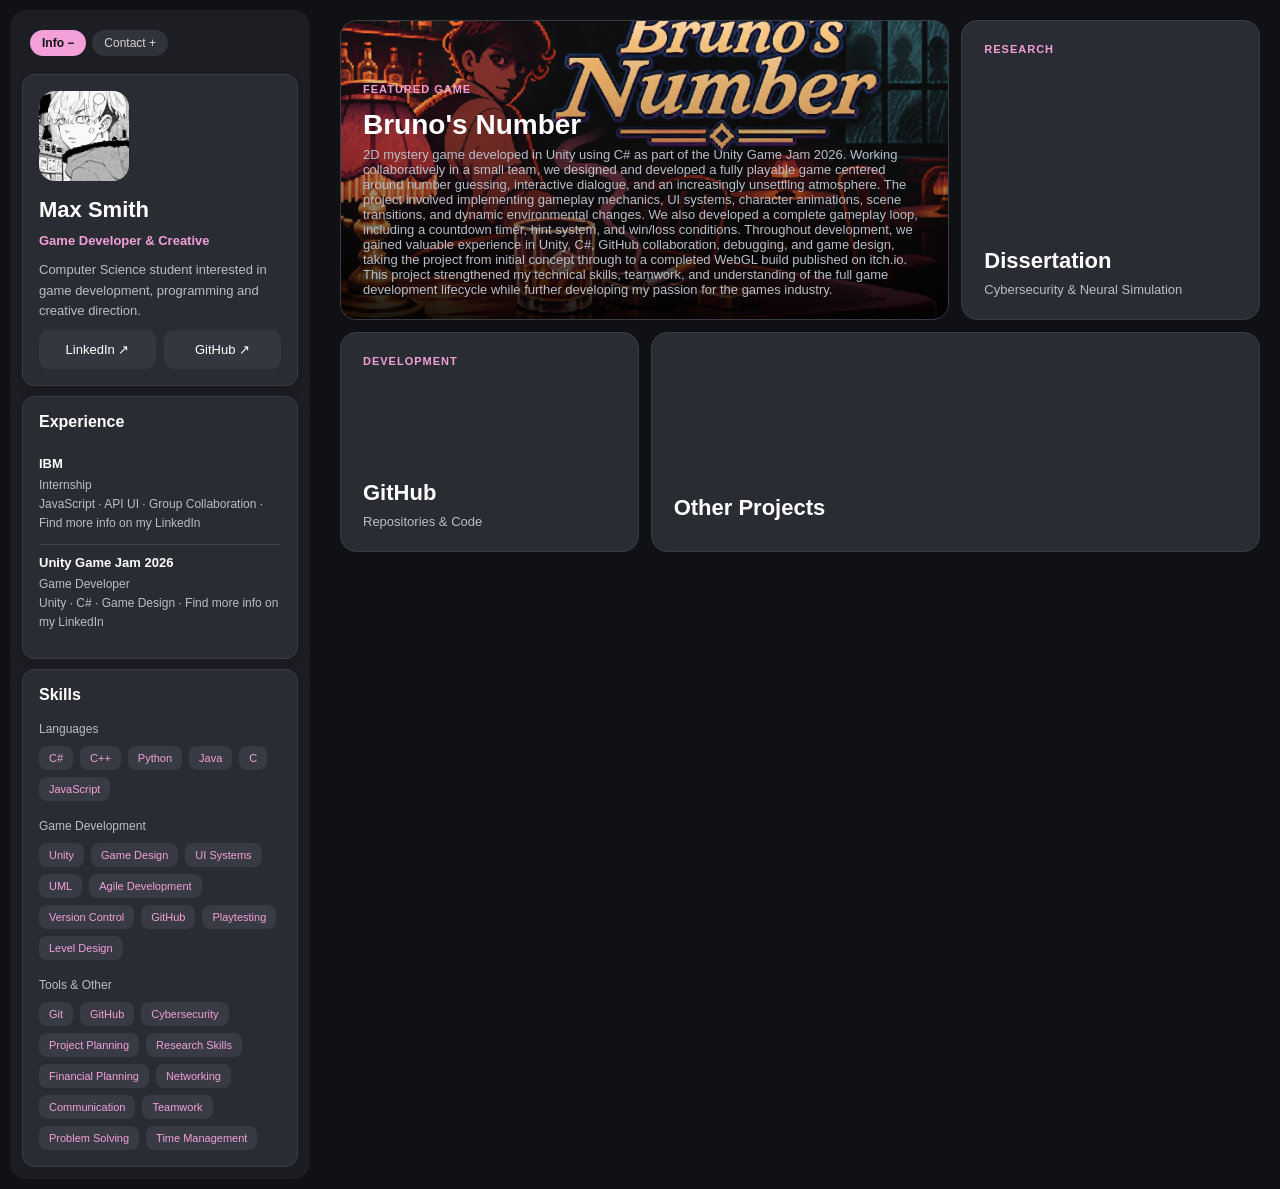
<file: index.html>
<!DOCTYPE html>
<html lang="en">

<head>
    <meta charset="UTF-8">
    <meta name="viewport"
          content="width=device-width, initial-scale=1.0">

    <title>My Portfolio</title>

    <link rel="stylesheet" href="style.css">
</head>

<body>

    <div class="portfolio">

        <!-- =================================
             LEFT SIDEBAR
        ================================= -->

        <aside class="sidebar">

            <!-- Info / Contact Buttons -->
            <div class="sidebar-header">

                <div class="tabs">

                    <button
                        class="tab active"
                        id="info-tab"
                        type="button">
                        Info −
                    </button>

                    <button
                        class="tab"
                        id="contact-tab"
                        type="button">
                        Contact +
                    </button>

                </div>

            </div>


            <!-- Sidebar Widgets -->
            <div class="widget-container">

                <!-- INFO SECTION -->
                <div id="info-content">

                    <!-- Profile Widget -->
                    <div class="widget profile-widget">

                        <div class="profile-picture">
                            <img
                                src="profile.jpg"
                                alt="My profile picture">
                        </div>

                        <h2>Max Smith</h2>

                        <p class="profile-role">
                            Game Developer & Creative
                        </p>

                        <p>
                            Computer Science student
                            interested in game development,
                            programming and creative direction.
                        </p>

                       
                        <div class="social-links">

                            <a href="https://www.linkedin.com/in/max-smith-8972762b3/"
                            target="_blank"
                            rel="noopener noreferrer"
                            class="contact-link">
                                LinkedIn ↗
                            </a>

                            <a href="https://github.com/Montypickles"
                            target="_blank"
                            rel="noopener noreferrer"
                            class="contact-link">
                                GitHub ↗
                            </a>

                        </div>

                    </div>


                    <!-- Experience Widget -->
                    <div class="widget experience-widget">

                        <h2>Experience</h2>
                        <div id="experience-list"></div>

                    </div>

                    <!-- Skills Widget -->
                    <div class="widget skills-widget">

                        <h2>Skills</h2>

                        <div id="skills-list"></div>

                    </div>

                </div>


                <!-- CONTACT SECTION -->
                <div id="contact-content" hidden>

                    
                    <div class="widget contact-widget">

                        <h2>Contact Me</h2>

                        <a href="mailto:maxsmithuk@hotmail.comsubject=Enquiry"
                        class="contact-link">
                            ✉ Email
                        </a>

                    </div>

                </div>

            </div>

        </aside>


        <!-- =================================
             RIGHT PROJECT DASHBOARD
        ================================= -->

        <main class="projects">

            <div class="project-grid">

                <!--
                    MODULAR GAME WIDGETS

                    All game cards are generated
                    automatically by games.js.

                    To add a new game, edit the
                    games array inside games.js.
                -->

                <div
                    id="game-projects"
                    class="game-projects">
                </div>


                <!-- Dissertation Widget -->
                
                <a href="dissertation.html"
                class="project-card dissertation-card">

                    <span class="project-label">
                        RESEARCH
                    </span>

                    <h2>Dissertation</h2>
                    <p>Cybersecurity & Neural Simulation</p>

                </a>

                <!-- GitHub Widget -->
                <a href="github.html" class="project-card github-card">

                    <span class="project-label">
                        DEVELOPMENT
                    </span>

                    <h2>GitHub</h2>

                    <p>Repositories & Code</p>

                </a>

                <!-- Other Projects Widget -->
                <div class="project-card wide">

                    <h2>Other Projects</h2>

                </div>

            </div>

        </main>

    </div>


    <!-- =================================
         JAVASCRIPT
    ================================= -->

    <!-- Sidebar button functionality -->
    <script src="script.js"></script>

    <!-- Reusable game widget generator -->
    <script src="games.js"></script>


    <script src="script.js"></script>
    <script src="games.js"></script>

    <script src="profile-data.js"></script>
    <script src="profile-widgets.js"></script>

</body>

</html>
</file>
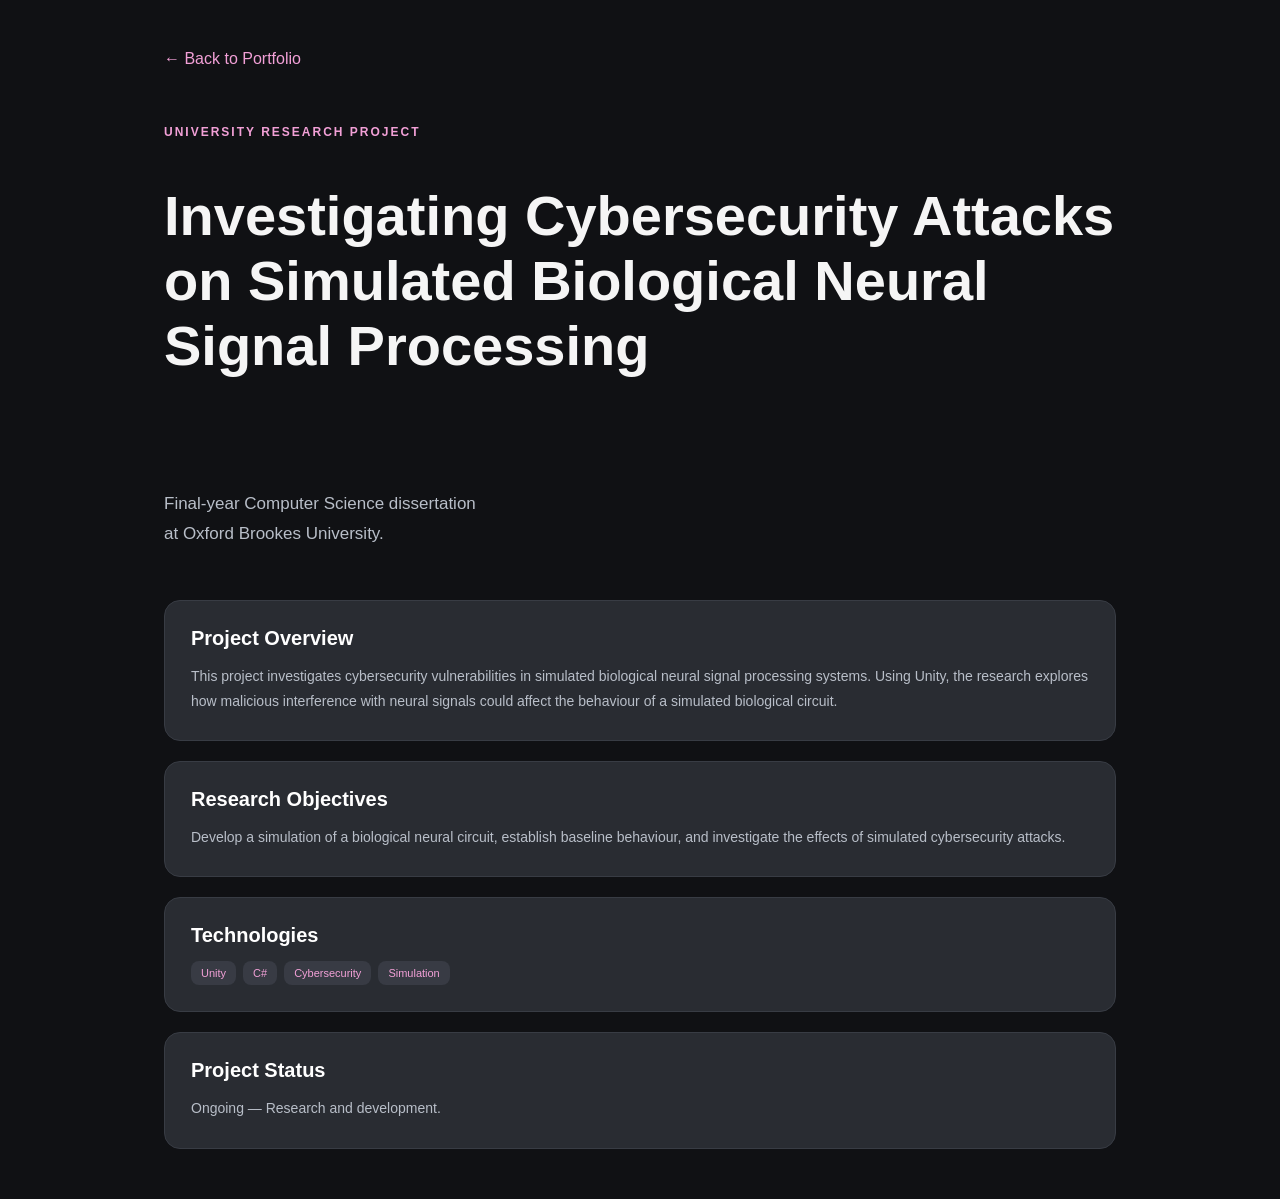
<file: dissertation.html>
<!DOCTYPE html>
<html lang="en">

<head>
    <meta charset="UTF-8">
    <meta name="viewport"
          content="width=device-width, initial-scale=1.0">

    <title>Dissertation | Max Smith</title>

    <link rel="stylesheet" href="style.css">
</head>

<body>

    <main class="project-detail">

        <a href="index.html" class="back-button">
            ← Back to Portfolio
        </a>

        <div class="dissertation-content">

            <p class="detail-category">
                UNIVERSITY RESEARCH PROJECT
            </p>

            <h1>
                Investigating Cybersecurity Attacks on
                Simulated Biological Neural Signal Processing
            </h1>

            <p class="detail-description">
                Final-year Computer Science dissertation
                at Oxford Brookes University.
            </p>

            <div class="research-section">

                <h2>Project Overview</h2>

                <p>
                    This project investigates cybersecurity
                    vulnerabilities in simulated biological
                    neural signal processing systems.

                    Using Unity, the research explores
                    how malicious interference with neural
                    signals could affect the behaviour
                    of a simulated biological circuit.
                </p>

            </div>

            <div class="research-section">

                <h2>Research Objectives</h2>

                <p>
                    Develop a simulation of a biological
                    neural circuit, establish baseline
                    behaviour, and investigate the effects
                    of simulated cybersecurity attacks.
                </p>

            </div>

            <div class="research-section">

                <h2>Technologies</h2>

                <div class="skill-tags">
                    <span class="skill-tag">Unity</span>
                    <span class="skill-tag">C#</span>
                    <span class="skill-tag">Cybersecurity</span>
                    <span class="skill-tag">Simulation</span>
                </div>

            </div>

            <div class="research-section">

                <h2>Project Status</h2>

                <p>
                    Ongoing — Research and development.
                </p>

            </div>

        </div>

    </main>

</body>
</html>
</file>
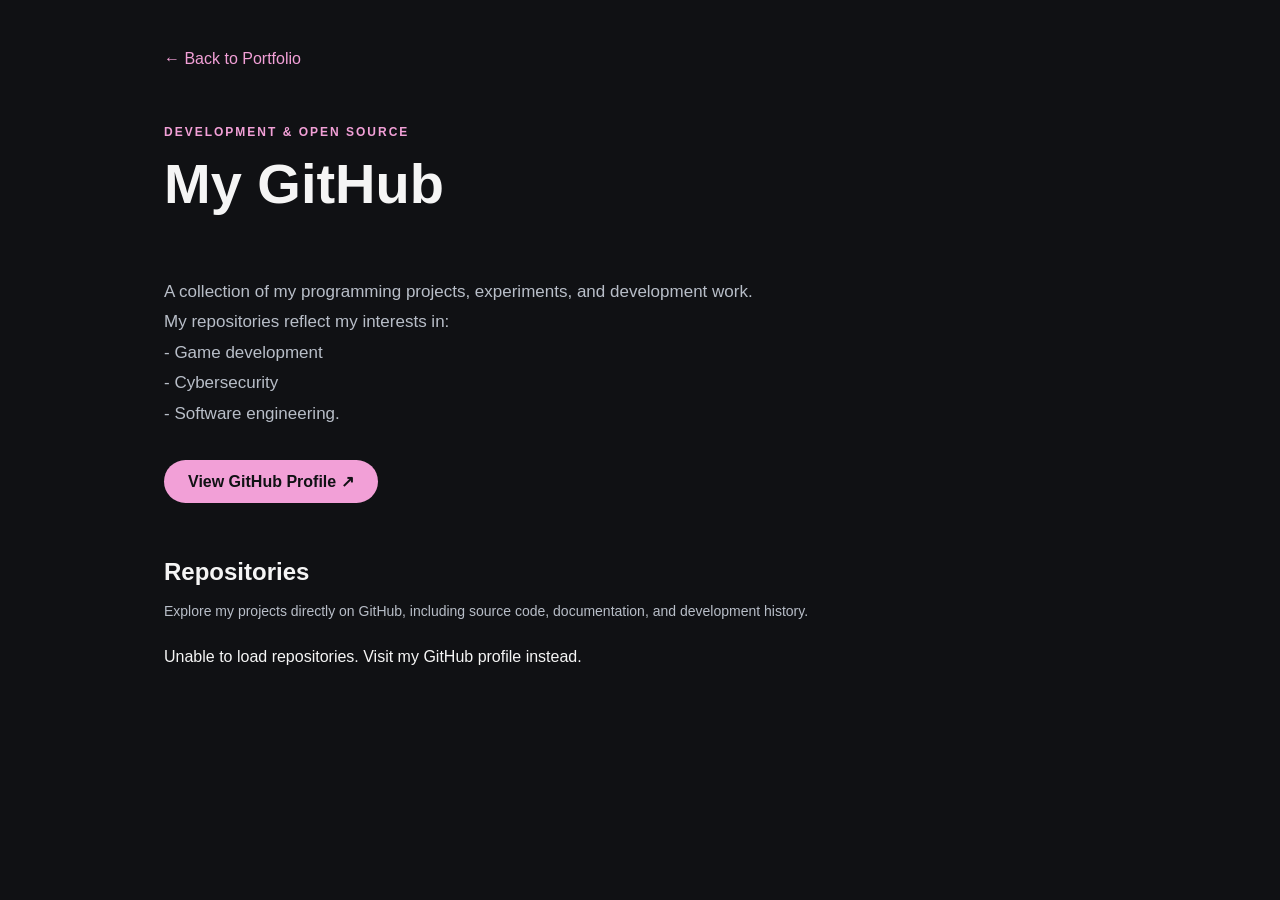
<file: github.html>
<!DOCTYPE html>
<html lang="en">

<head>
    <meta charset="UTF-8">
    <meta name="viewport"
          content="width=device-width, initial-scale=1.0">

    <title>GitHub | Max Smith</title>

    <link rel="stylesheet" href="style.css">
</head>

<body>

    <main class="project-detail">

        <!-- Back Button -->
        <a href="index.html" class="back-button">
            ← Back to Portfolio
        </a>

        <!-- GitHub Header -->
        <div class="github-header">

            <p class="detail-category">
                DEVELOPMENT & OPEN SOURCE
            </p>

            <h1>My GitHub</h1>

            <p class="detail-description">
                A collection of my programming projects, experiments, and development work. 
                My repositories reflect my interests in:
                - Game development
                - Cybersecurity
                - Software engineering.
            </p>

            <a href="https://github.com/Montypickles"
               target="_blank"
               rel="noopener noreferrer"
               class="play-button">
                View GitHub Profile ↗
            </a>

        </div>

        <!-- Repositories -->
        <section class="github-section">

            <h2>Repositories</h2>

            <p>
                Explore my projects directly on GitHub, including source code, documentation,
                and development history.
            </p>

            <div id="github-repositories"
                 class="repository-grid">
            </div>

        </section>

    </main>

    <script src="github.js"></script>

</body>
</html>
</file>
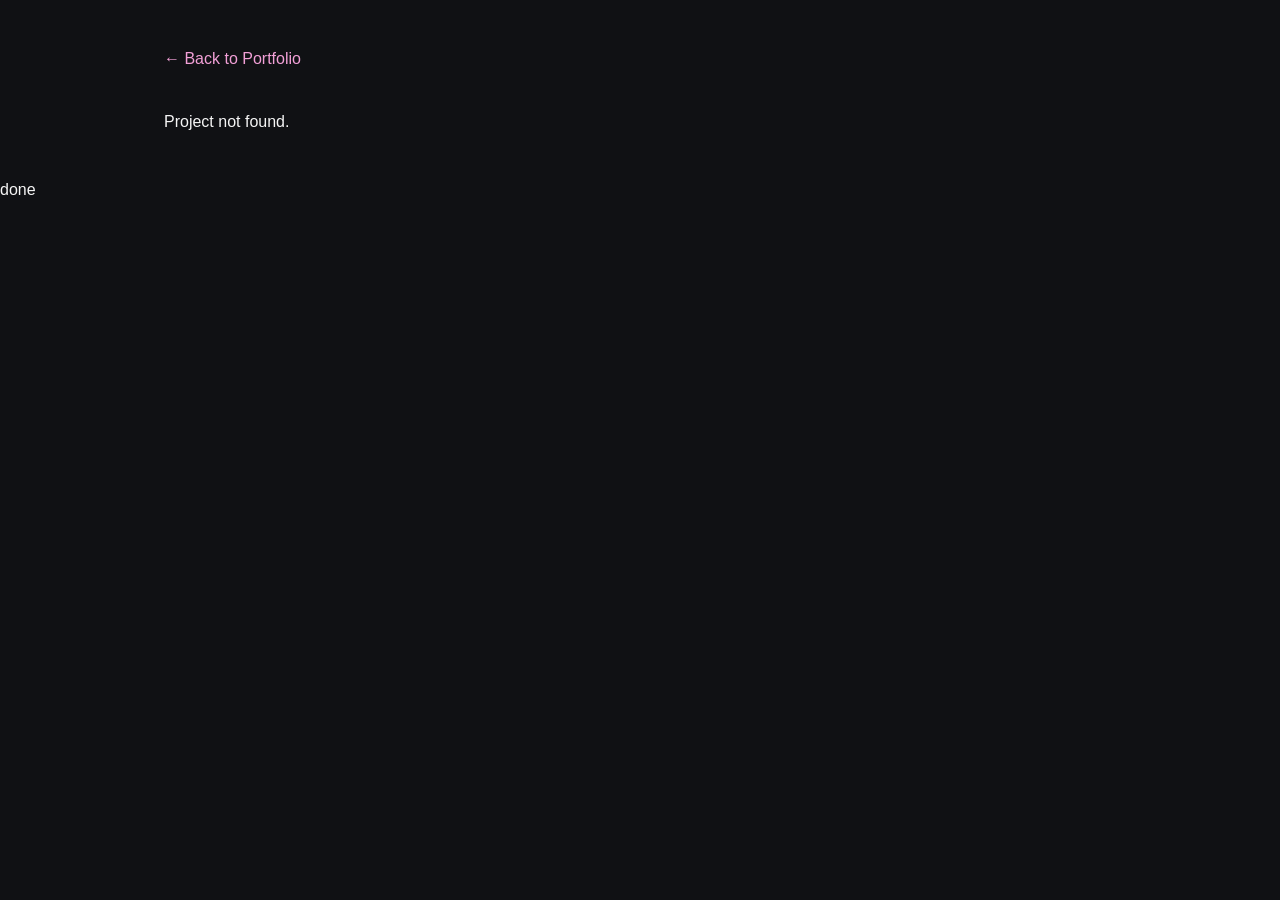
<file: project.html>
<!DOCTYPE html>
<html lang="en">

<head>
    <meta charset="UTF-8">
    <meta name="viewport"
          content="width=device-width, initial-scale=1.0">

    <title>Project | My Portfolio</title>

    <link rel="stylesheet" href="style.css">
</head>

<body>

    <main class="project-detail">

        <!-- Back to portfolio -->
        <a href="index.html" class="back-button">
            ← Back to Portfolio
        </a>

        <!-- Project information -->
        <div id="project-detail-content">

            <!-- Content will be loaded
                 automatically from games.js -->

        </div>

    </main>

    <script src="games.js"></script>
    <script src="project.js"></script>

</body>

</html>
done
</file>
<file: style.css>
/* =========================================
   GENERAL WEBSITE STYLING
========================================= */

* {
    box-sizing: border-box;
}

body {
    margin: 0;
    font-family: Arial, sans-serif;
    background-color: #101114;
    color: #f5f5f5;
}


/* =========================================
   MAIN 25/75 LAYOUT
========================================= */

.portfolio {
    display: grid;
    grid-template-columns: 25% 75%;
    min-height: 100vh;
}


/* =========================================
   LEFT SIDEBAR
========================================= */

.sidebar {
    background-color: #1c1e23;
    padding: 12px;
    border-radius: 16px;
    margin: 10px;

    display: flex;
    flex-direction: column;
    gap: 10px;
}

.sidebar-header {
    display: flex;
    align-items: center;
    justify-content: space-between;
    padding: 8px;
}


/* =========================================
   INFO / CONTACT BUTTONS
========================================= */

.tabs {
    display: flex;
    gap: 6px;
}

.tab {
    background-color: #30333a;
    color: #d5d5d5;

    border: none;
    border-radius: 20px;
    padding: 6px 12px;

    font-size: 12px;
    cursor: pointer;

    transition:
        background-color 0.25s ease,
        color 0.25s ease,
        transform 0.2s ease;
}

/* Selected button */
.tab.active {
    background-color: #f2a0d7;
    color: #101114;
    font-weight: bold;
}

/* Hover animation */
.tab:hover {
    background-color: #e8b8d8;
    color: #101114;
    transform: scale(1.06);
}

/* Click animation */
.tab:active {
    transform: scale(0.94);
}


/* =========================================
   WIDGET CONTAINER
========================================= */

.widget-container {
    display: flex;
    flex-direction: column;
    gap: 10px;
}

/* Spacing between Info widgets */
#info-content {
    display: flex;
    flex-direction: column;
    gap: 10px;
}

/* Individual floating widgets */
.widget {
    background-color: #292c32;
    border: 1px solid #383c44;
    border-radius: 12px;
    padding: 16px;

    box-shadow: 0 4px 12px rgba(0, 0, 0, 0.15);

    transition:
        transform 0.25s ease,
        box-shadow 0.25s ease,
        border-color 0.25s ease;
}

/* Subtle widget hover animation */
.widget:hover {
    transform: translateY(-3px);
    border-color: #555963;
    box-shadow: 0 8px 20px rgba(0, 0, 0, 0.25);
}

.widget h2 {
    font-size: 16px;
    margin-top: 0;
    color: #ffffff;
}

.widget p {
    font-size: 13px;
    line-height: 1.6;
    color: #b8bec8;
}


/* =========================================
   PROFILE WIDGET
========================================= */

.profile-widget {
    display: flex;
    flex-direction: column;
    gap: 8px;
}

/* Profile picture */
.profile-picture {
    width: 90px;
    height: 90px;
    border-radius: 16px;
    overflow: hidden;
}

.profile-picture img {
    width: 100%;
    height: 100%;
    object-fit: cover;
    display: block;
}

/* Name */
.profile-widget h2 {
    font-size: 22px;
    margin: 8px 0 0;
}

/* Role */
.profile-widget .profile-role {
    color: #f2a0d7;
    font-size: 13px;
    font-weight: 600;
    margin: 0;
}

/* Biography */
.profile-widget p {
    margin: 0;
    line-height: 1.6;
}


/* =========================================
   EXPERIENCE WIDGET
========================================= */

.experience-widget h2 {
    font-size: 16px;
    margin-bottom: 15px;
}

.experience-item {
    padding: 10px 0;
    border-bottom: 1px solid #41444c;
}

.experience-item:last-child {
    border-bottom: none;
}

.experience-item h3 {
    font-size: 13px;
    color: #ffffff;
    margin: 0 0 5px;
}

.experience-item p {
    margin: 0;
    font-size: 12px;
    color: #b8bec8;
}


/* =========================================
   RIGHT PROJECT AREA
========================================= */

.projects {
    background-color: #101114;
    padding: 20px;
}

.projects h1 {
    color: #ffffff;
}

.projects p {
    color: #aeb4bf;
}


/* =========================================
   HIDDEN CONTENT
========================================= */

[hidden] {
    display: none !important;
}


/* =========================================
   MOBILE RESPONSIVENESS
========================================= */

@media (max-width: 700px) {

    .portfolio {
        grid-template-columns: 1fr;
    }

    .sidebar {
        margin: 10px;
    }

    .projects {
        padding: 20px;
    }
}


/* =========================================
   REDUCED MOTION ACCESSIBILITY
========================================= */

@media (prefers-reduced-motion: reduce) {

    .tab,
    .widget {
        transition: none;
    }

    .tab:hover,
    .tab:active,
    .widget:hover {
        transform: none;
    }
}

/* =========================================
  WIDGET OPENING ANIMATIONS
========================================= */

@keyframes widgetAppear {
    from {
        opacity: 0;
        transform: translateY(12px) scale(0.98);
    }

    to {
        opacity: 1;
        transform: translateY(0) scale(1);
    }
}

#info-content:not([hidden]) .widget,
#contact-content:not([hidden]) .widget {
    animation: widgetAppear 0.8s
        cubic-bezier(0.22, 1, 0.36, 1) both;
}

@media (prefers-reduced-motion: reduce) {
    #info-content .widget,
    #contact-content .widget {
        animation: none;
    }
}


/* =========================================
   PROJECT BENTO GRID
========================================= */

.project-grid {
    display: grid;
    grid-template-columns: repeat(3, minmax(0, 1fr));
    gap: 12px;
}

/* Project widgets */
.project-card {
    background-color: #292c32;
    border: 1px solid #383c44;
    border-radius: 16px;
    padding: 22px;

    min-height: 220px;

    display: flex;
    flex-direction: column;
    justify-content: flex-end;

    transition:
        transform 0.3s ease,
        border-color 0.3s ease,
        box-shadow 0.3s ease;
}

/* Featured game takes two columns */
.project-card.featured {
    grid-column: span 2;
}

/* Smaller widgets */
.project-card.small {
    min-height: 150px;
}

/* Wide widget */
.project-card.wide {
    grid-column: span 2;
    min-height: 150px;
}

/* Text */
.project-card h2 {
    font-size: 22px;
    margin: 0 0 8px;
    color: #ffffff;
}

.project-card p {
    font-size: 13px;
    color: #b8bec8;
    margin: 0;
}

.project-label {
    color: #f2a0d7;
    font-size: 11px;
    font-weight: bold;
    letter-spacing: 1px;
    margin-bottom: auto;
}

/* Hover animation */
.project-card:hover {
    transform: translateY(-5px);
    border-color: #f2a0d7;
    box-shadow: 0 10px 25px rgba(0, 0, 0, 0.3);
}

/* Mobile layout */
@media (max-width: 900px) {
    .project-grid {
        grid-template-columns: repeat(2, minmax(0, 1fr));
    }

    .project-card.featured,
    .project-card.wide {
        grid-column: span 2;
    }
}

@media (max-width: 600px) {
    .project-grid {
        grid-template-columns: 1fr;
    }

    .project-card.featured,
    .project-card.wide {
        grid-column: span 1;
    }
}

@media (prefers-reduced-motion: reduce) {
    .project-card {
        transition: none;
    }

    .project-card:hover {
        transform: none;
    }
}


/* =========================================
   BRUNO'S NUMBER FEATURED CARD
========================================= */

.bruno-card {
    position: relative;
    overflow: hidden;
    text-decoration: none;
    min-height: 300px;
    isolation: isolate;
}

/* Game artwork */
.project-image {
    position: absolute;
    inset: 0;

    width: 100%;
    height: 100%;

    object-fit: cover;

    transition: transform 0.8s
        cubic-bezier(0.22, 1, 0.36, 1);
}

/* Dark gradient for readable text */
.project-overlay {
    position: absolute;
    inset: 0;

    background: linear-gradient(
        to top,
        rgba(0, 0, 0, 0.9) 0%,
        rgba(0, 0, 0, 0.25) 55%,
        transparent 100%
    );
}

/* Text above the image */
.project-info {
    position: relative;
    z-index: 1;

    display: flex;
    flex-direction: column;
    align-items: flex-start;
    gap: 6px;
}

/* Override the original label spacing */
.bruno-card .project-label {
    margin-bottom: 8px;
}

.bruno-card h2 {
    font-size: 28px;
    margin: 0;
}

.bruno-card p {
    margin: 0;
}

/* Image zoom on hover */
.bruno-card:hover .project-image {
    transform: scale(1.08);
}

/* Keyboard accessibility */
.bruno-card:focus-visible {
    outline: 2px solid #f2a0d7;
    outline-offset: 3px;
}

/* Reduced motion */
@media (prefers-reduced-motion: reduce) {
    .project-image {
        transition: none;
    }

    .bruno-card:hover .project-image {
        transform: none;
    }
}

/* Reusable game widget container */

.game-projects {
    display: contents;
}

/* Shared game widget styling */

.bruno-card {
    cursor: pointer;
}

.bruno-card:not([href]) {
    cursor: default;
}

/* Disable hover effects for unlinked games */
.bruno-card:not([href]):hover {
    transform: none;
}

/* Game cards remain responsive */
@media (max-width: 600px) {
    .bruno-card.featured {
        grid-column: span 1;
    }
}


/* =========================================
   PROJECT DETAIL PAGE
========================================= */

.project-detail {
    max-width: 1000px;
    margin: 0 auto;
    padding: 50px 24px;
}

.back-button {
    display: inline-block;
    color: #f2a0d7;
    text-decoration: none;
    margin-bottom: 45px;
    transition: transform 0.25s ease;
}

.back-button:hover {
    transform: translateX(-5px);
}

.detail-category {
    color: #f2a0d7;
    font-size: 12px;
    font-weight: bold;
    letter-spacing: 2px;
}

.project-detail h1 {
    font-size: clamp(32px, 5vw, 56px);
    margin: 12px 0 30px;
}

.detail-cover {
    display: block;
    width: 100%;
    max-height: 500px;
    object-fit: cover;
    border-radius: 18px;
}

.detail-description {
    font-size: 17px;
    color: #b8bec8;
    line-height: 1.8;
    margin: 30px 0;
    white-space: pre-line;
}

.play-button {
    display: inline-block;
    background-color: #f2a0d7;
    color: #101114;
    text-decoration: none;
    font-weight: bold;
    border-radius: 24px;
    padding: 12px 24px;

    transition: transform 0.25s ease;
}

.play-button:hover {
    transform: scale(1.05);
}

@media (prefers-reduced-motion: reduce) {
    .back-button,
    .play-button {
        transition: none;
    }

    .back-button:hover,
    .play-button:hover {
        transform: none;
    }
}

/* =========================================
   CONTACT LINKS
========================================= */

.contact-widget {
    display: flex;
    flex-direction: column;
    gap: 10px;
}

.contact-link {
    display: block;

    background-color: #343740;
    color: #ffffff;

    padding: 12px 14px;
    border-radius: 10px;

    text-decoration: none;
    font-size: 13px;

    transition:
        background-color 0.25s ease,
        transform 0.25s ease;
}

.contact-link:hover {
    background-color: #f2a0d7;
    color: #101114;
    transform: translateX(5px);
}

@media (prefers-reduced-motion: reduce) {
    .contact-link {
        transition: none;
    }

    .contact-link:hover {
        transform: none;
    }
}

/* =========================================
   SKILLS WIDGET
========================================= */

.skills-widget {
    display: flex;
    flex-direction: column;
    gap: 18px;
}

.skills-widget h2 {
    margin: 0;
    font-size: 16px;
}

.skill-category h3 {
    font-size: 12px;
    color: #b8bec8;
    margin: 0 0 10px;
    font-weight: 500;
}

.skill-tags {
    display: flex;
    flex-wrap: wrap;
    gap: 7px;
}

.skill-tag {
    background-color: #383b44;
    color: #f2a0d7;

    padding: 6px 10px;
    border-radius: 8px;

    font-size: 11px;
    font-weight: 500;

    transition:
        background-color 0.25s ease,
        transform 0.25s ease;
}

.skill-tag:hover {
    background-color: #4a4050;
    transform: translateY(-2px);
}

@media (prefers-reduced-motion: reduce) {
    .skill-tag {
        transition: none;
    }

    .skill-tag:hover {
        transform: none;
    }
}

/* Modular widget spacing */

#experience-list {
    display: flex;
    flex-direction: column;
}

#skills-list {
    display: flex;
    flex-direction: column;
    gap: 18px;
}

/* Social links side by side */

.social-links {
    display: flex;
    gap: 8px;
}

.social-links .contact-link {
    flex: 1;
    min-width: 0;
    text-align: center;
}

/* =========================================
   DISSERTATION PAGE
========================================= */

.dissertation-content {
    display: flex;
    flex-direction: column;
    gap: 20px;
}

.research-section {
    background-color: #292c32;
    border: 1px solid #383c44;
    border-radius: 16px;
    padding: 26px;

    transition:
        transform 0.3s ease,
        border-color 0.3s ease;
}

.research-section:hover {
    transform: translateY(-3px);
    border-color: #f2a0d7;
}

.research-section h2 {
    color: #ffffff;
    font-size: 20px;
    margin: 0 0 14px;
}

.research-section p {
    color: #b8bec8;
    font-size: 14px;
    line-height: 1.8;
    margin: 0;
}

@media (prefers-reduced-motion: reduce) {
    .research-section {
        transition: none;
    }

    .research-section:hover {
        transform: none;
    }
}
/* Dissertation project card */
.dissertation-card {
    text-decoration: none;
}

/* =========================================
   GITHUB PAGE
========================================= */

.github-header {
    margin-bottom: 55px;
}

.github-section h2 {
    font-size: 24px;
    margin-bottom: 12px;
}

.github-section > p {
    color: #b8bec8;
    font-size: 14px;
    line-height: 1.7;
    margin-bottom: 25px;
}

/* Repository grid */
.repository-grid {
    display: grid;
    grid-template-columns: repeat(2, minmax(0, 1fr));
    gap: 14px;
}

/* Individual repository */
.repository-card {
    background-color: #292c32;
    border: 1px solid #383c44;
    border-radius: 16px;
    padding: 24px;

    min-height: 180px;

    display: flex;
    flex-direction: column;
    gap: 12px;

    text-decoration: none;

    transition:
        transform 0.3s ease,
        border-color 0.3s ease,
        box-shadow 0.3s ease;
}

.repository-card:hover {
    transform: translateY(-5px);
    border-color: #f2a0d7;
    box-shadow: 0 10px 25px rgba(0, 0, 0, 0.3);
}

.repository-card h3 {
    color: #ffffff;
    font-size: 17px;
    margin: 0;
    overflow-wrap: anywhere;
}

.repository-card p {
    color: #b8bec8;
    font-size: 13px;
    line-height: 1.6;
    margin: 0;
}

.repository-language {
    color: #f2a0d7;
    font-size: 12px;
    margin-top: auto;
}

/* Mobile */
@media (max-width: 650px) {
    .repository-grid {
        grid-template-columns: 1fr;
    }
}

@media (prefers-reduced-motion: reduce) {
    .repository-card {
        transition: none;
    }

    .repository-card:hover {
        transform: none;
    }
}

.github-card {
    text-decoration: none;
}
</file>
